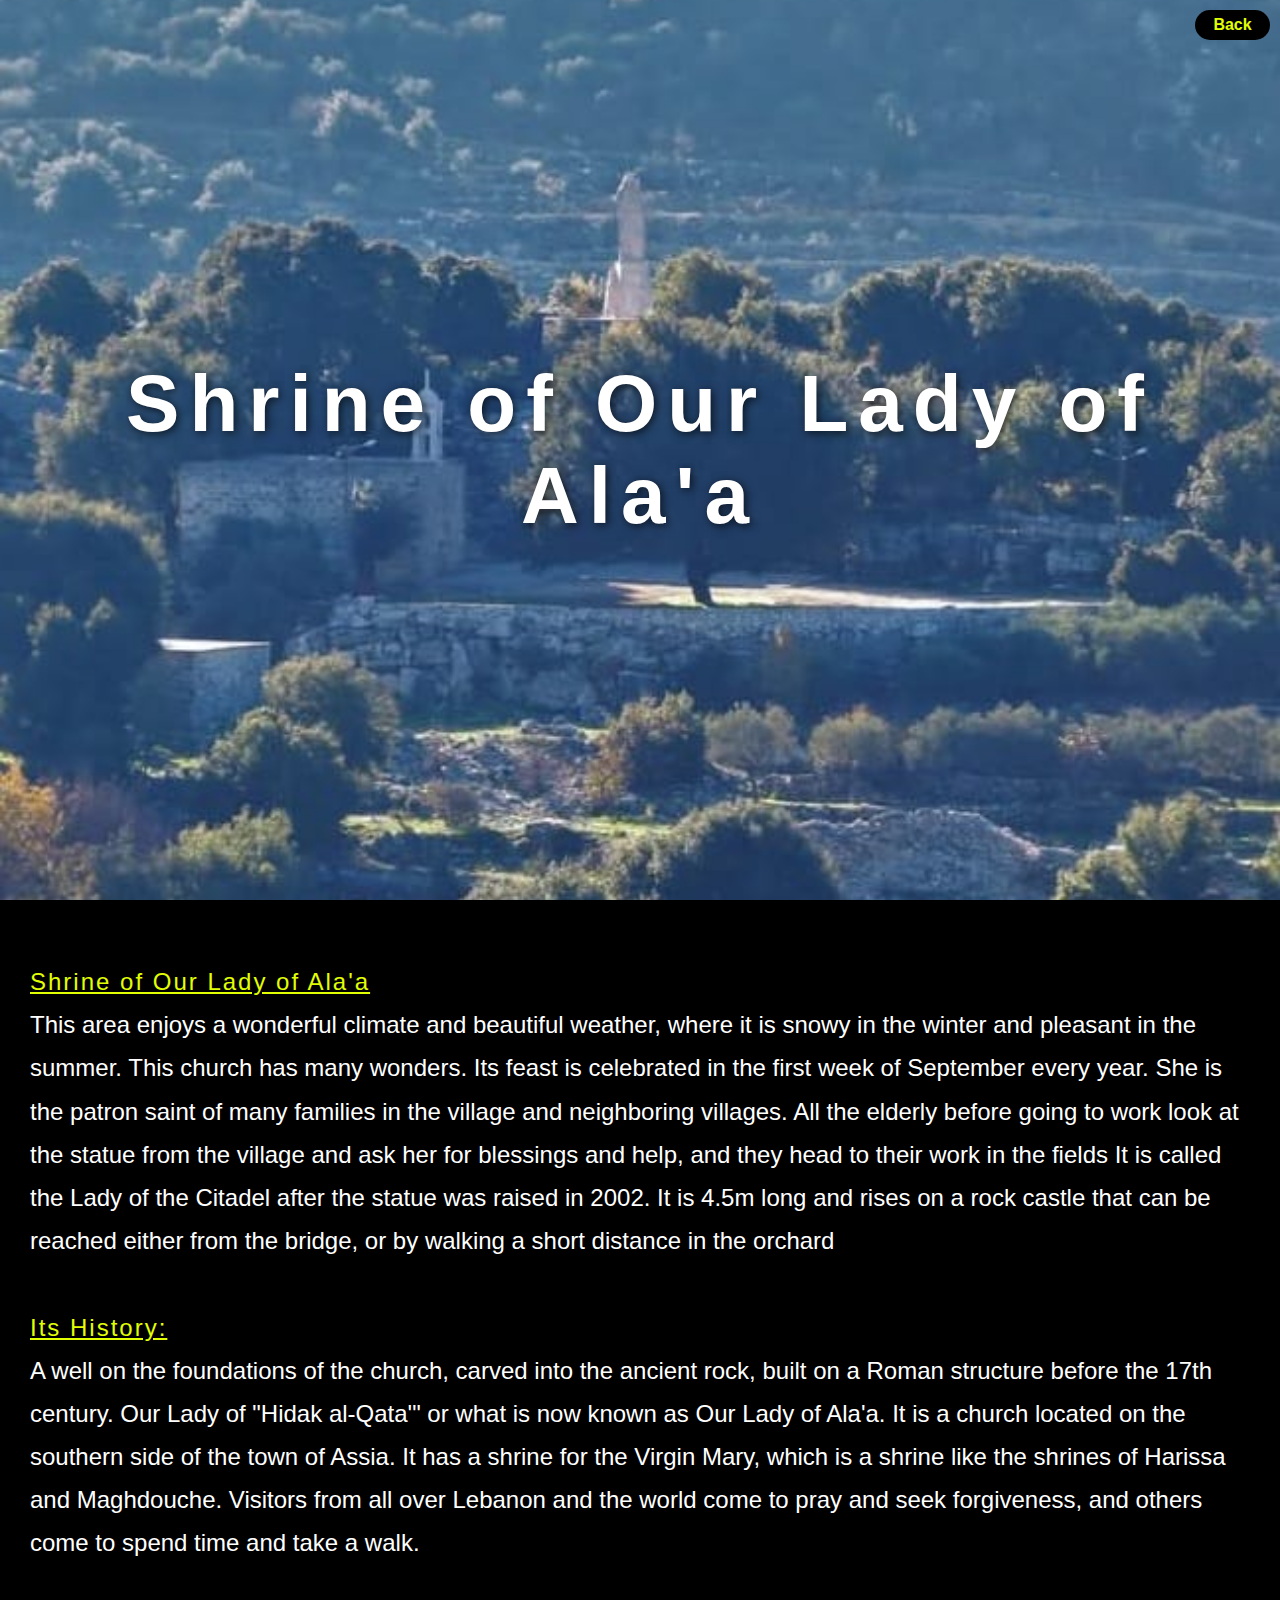
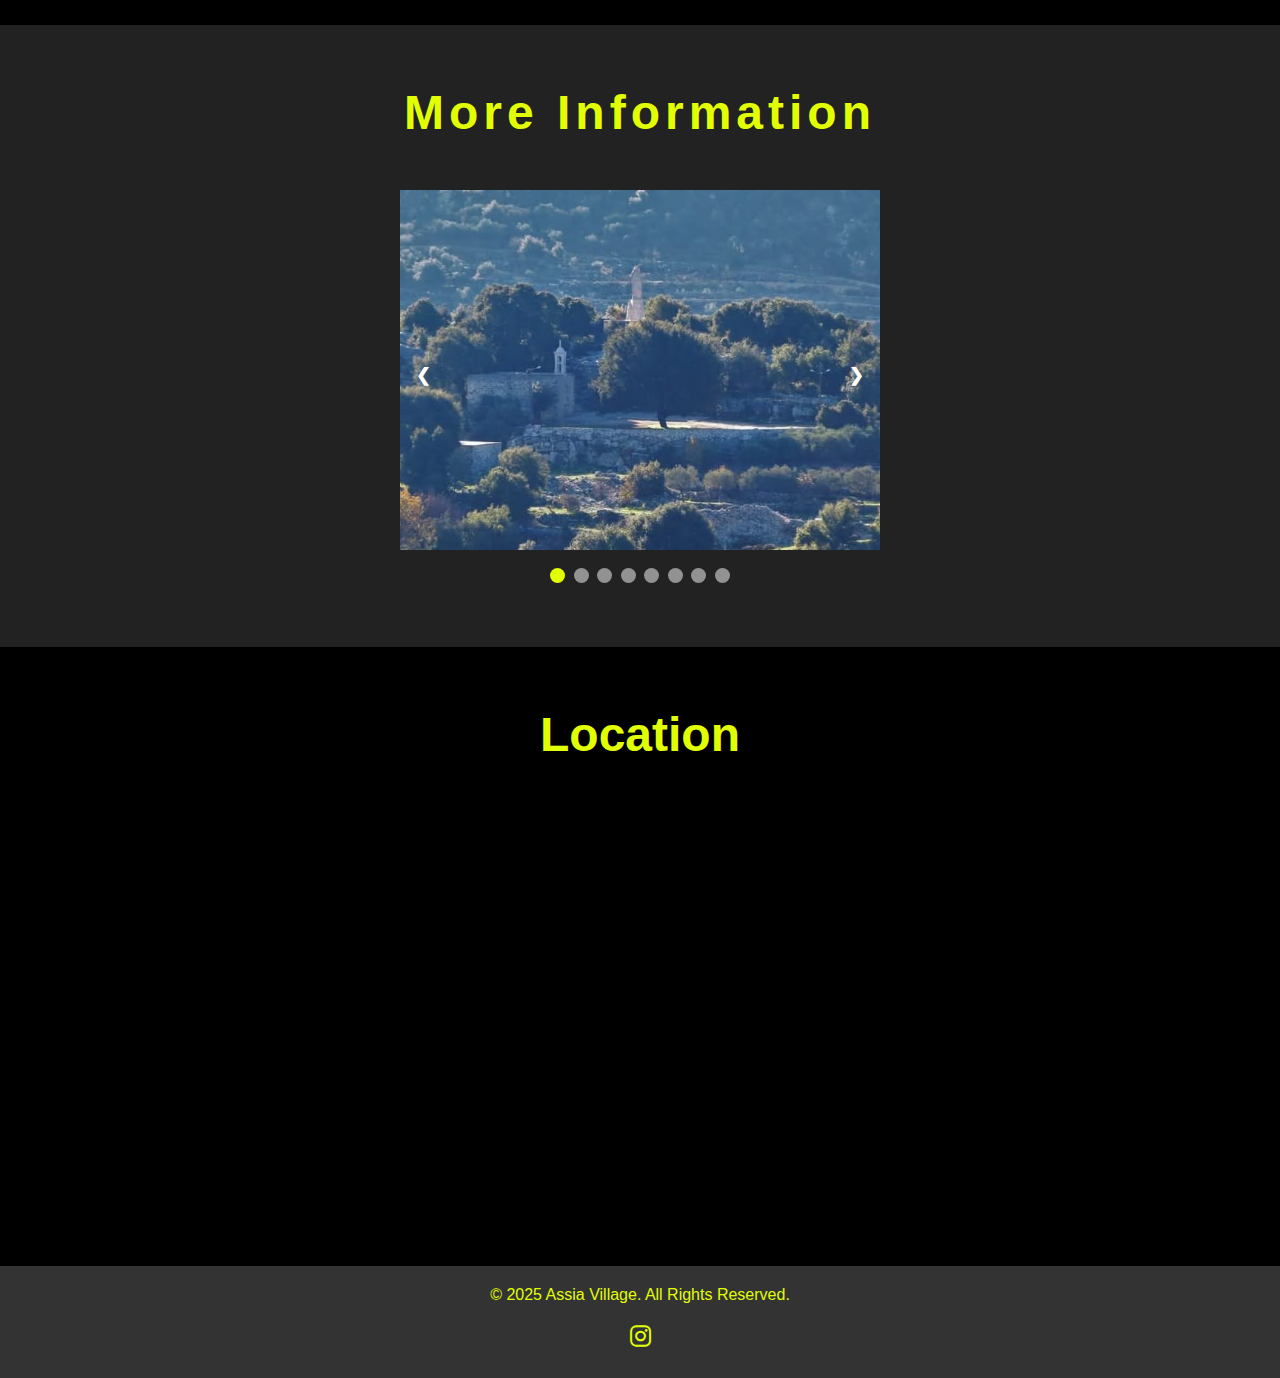
<file: saint ala'a.html>
<!DOCTYPE html>
<html lang="en">
  <head>
    <meta charset="UTF-8" />
    <meta name="viewport" content="width=device-width, initial-scale=1.0" />
    <title>Shrine of Our Lady of Ala'a - Assia</title>
    <link
      href="https://cdnjs.cloudflare.com/ajax/libs/font-awesome/6.0.0-beta3/css/all.min.css"
      rel="stylesheet"
    />
    <link rel="shortcut icon" href="Assia/favicon.png" type="image/x-icon" />
    <link rel="stylesheet" href="explore.css" />
  </head>
  <body>
    <style>
      #home {
        background: url("Assia/saydet l alaa 456.jpg")
          center/cover no-repeat;
      }

      @media (max-width: 768px) {
        #home {
          background-position: top center;
        }
      }
    </style>

    <!-- header -->
    <header>
      <div class="back-btn"><a href="index.html">Back</a></div>
    </header>

    <!-- Home Section -->
    <section id="home">
      <h1>Shrine of Our Lady of Ala'a</h1>
    </section>

    <!-- About Section -->
    <section id="about">
      <p>
        <span>Shrine of Our Lady of Ala'a</span> <br />
        This area enjoys a wonderful climate and beautiful weather, where it is
        snowy in the winter and pleasant in the summer. This church has many
        wonders. Its feast is celebrated in the first week of September every
        year. She is the patron saint of many families in the village and
        neighboring villages. All the elderly before going to work look at the
        statue from the village and ask her for blessings and help, and they
        head to their work in the fields It is called the Lady of the Citadel
        after the statue was raised in 2002. It is 4.5m long and rises on a rock
        castle that can be reached either from the bridge, or by walking a short
        distance in the orchard
        <br /><br />
        <span>Its History:</span> <br />
        A well on the foundations of the church, carved into the ancient rock,
        built on a Roman structure before the 17th century. Our Lady of "Hidak
        al-Qata'" or what is now known as Our Lady of Ala'a. It is a church
        located on the southern side of the town of Assia. It has a shrine for
        the Virgin Mary, which is a shrine like the shrines of Harissa and
        Maghdouche. Visitors from all over Lebanon and the world come to pray
        and seek forgiveness, and others come to spend time and take a walk.
      </p>
    </section>

    <!-- More Information Section -->
    <section id="more-info">
      <h2>More Information</h2>
      <div class="slideshow-container">

        <div class="mySlides fade">
          <img src="Assia/saydet l alaa 456.jpg" style="width:100%">
        </div>
        
        <div class="mySlides fade">
          <img src="Assia/saydet l alaa 1.jpg" style="width:100%">
        </div>
        
        <div class="mySlides fade">
          <img src="Assia/saydet l alaa 2.jpg" style="width:100%">
        </div>
        <div class="mySlides fade">
          <img src="Assia/saydet l alaa 3.jpg" style="width:100%">
        </div>
        <div class="mySlides fade">
          <img src="Assia/saydet l alaa 4.jpg" style="width:100%">
        </div>
        <div class="mySlides fade">
          <img src="Assia/saydet l alaa 5.jpg" style="width:100%">
        </div>
        <div class="mySlides fade">
          <img src="Assia/saydet l alaa 6.jpg" style="width:100%">
        </div>
        <div class="mySlides fade">
          <img src="Assia/saydet l alaa 7.jpg" style="width:100%">
        </div>
        
        <a class="prev" onclick="plusSlides(-1)">❮</a>
        <a class="next" onclick="plusSlides(1)">❯</a>
        
        </div>
        <br>
        
        <div style="text-align:center">
          <span class="dot" onclick="currentSlide(1)"></span> 
          <span class="dot" onclick="currentSlide(2)"></span> 
          <span class="dot" onclick="currentSlide(3)"></span> 
          <span class="dot" onclick="currentSlide(4)"></span> 
          <span class="dot" onclick="currentSlide(5)"></span> 
          <span class="dot" onclick="currentSlide(6)"></span> 
          <span class="dot" onclick="currentSlide(7)"></span> 
          <span class="dot" onclick="currentSlide(8)"></span> 
        </div>
    </section>

    <!-- Location Section -->
    <section id="location">
      <h2>Location</h2>
      <iframe
        src="https://www.google.com/maps/embed?pb=!1m18!1m12!1m3!1d3413.928285121453!2d35.787442269107046!3d34.21157453041008!2m3!1f0!2f0!3f0!3m2!1i1024!2i768!4f13.1!3m3!1m2!1s0x151f5749af7781cb%3A0xd2e72d19583c63e6!2z2LPZitiv2Kkg2KfZhNmC2YTYudipINii2LPZitinIFNhaWRldCBFbCBLYWxhYSBBc3NpYQ!5e1!3m2!1sen!2slb!4v1738320742933!5m2!1sen!2slb"
        width="600"
        height="450"
        style="border: 0"
        allowfullscreen=""
        loading="lazy"
        referrerpolicy="no-referrer-when-downgrade"
      ></iframe>
    </section>

    <!-- Footer Section -->
    <footer id="footer">
      <div class="footer-content">
        <p>&copy; 2025 Assia Village. All Rights Reserved.</p>
        <div class="social-links">
          <a href="https://www.instagram.com/liveloveassia" target="_blank"
            ><i class="fa-brands fa-instagram"></i
          ></a>
        </div>
      </div>
    </footer>

    <script src="discovery.js"></script>
  </body>
</html>
</file>
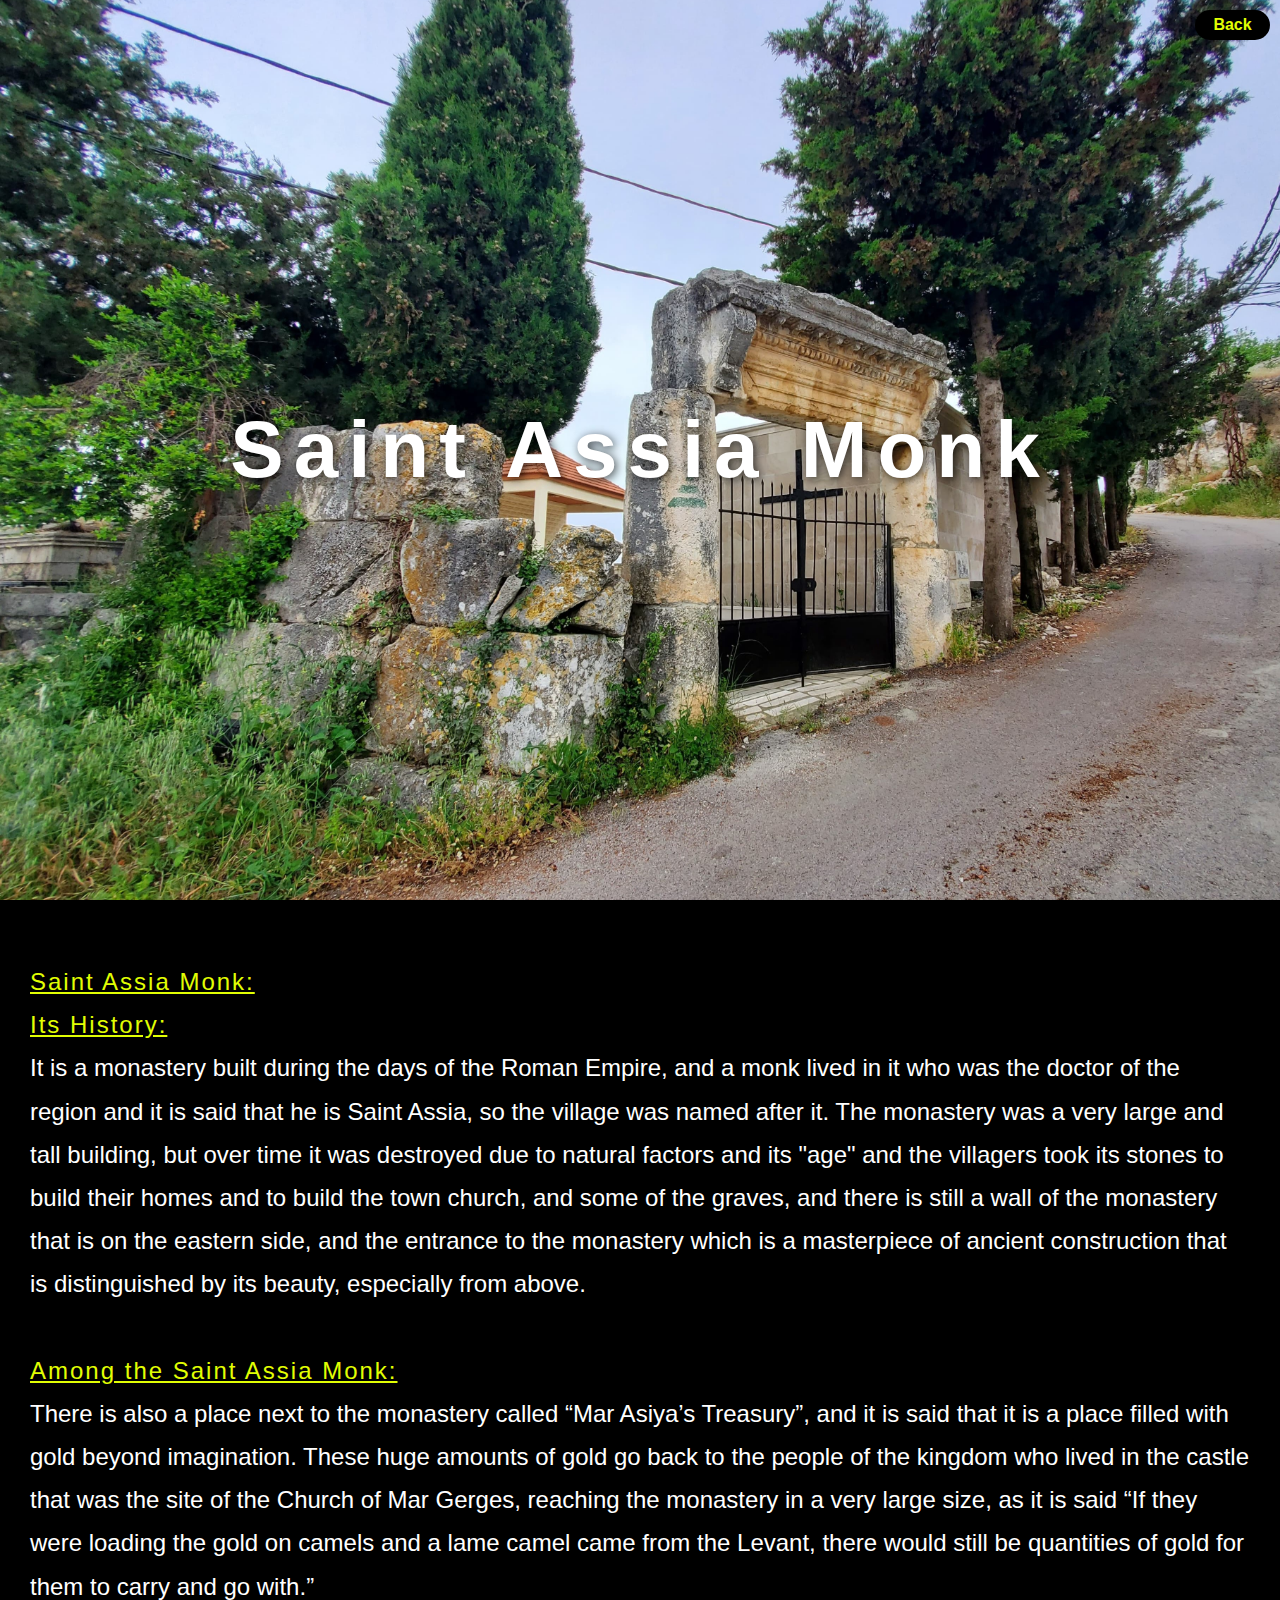
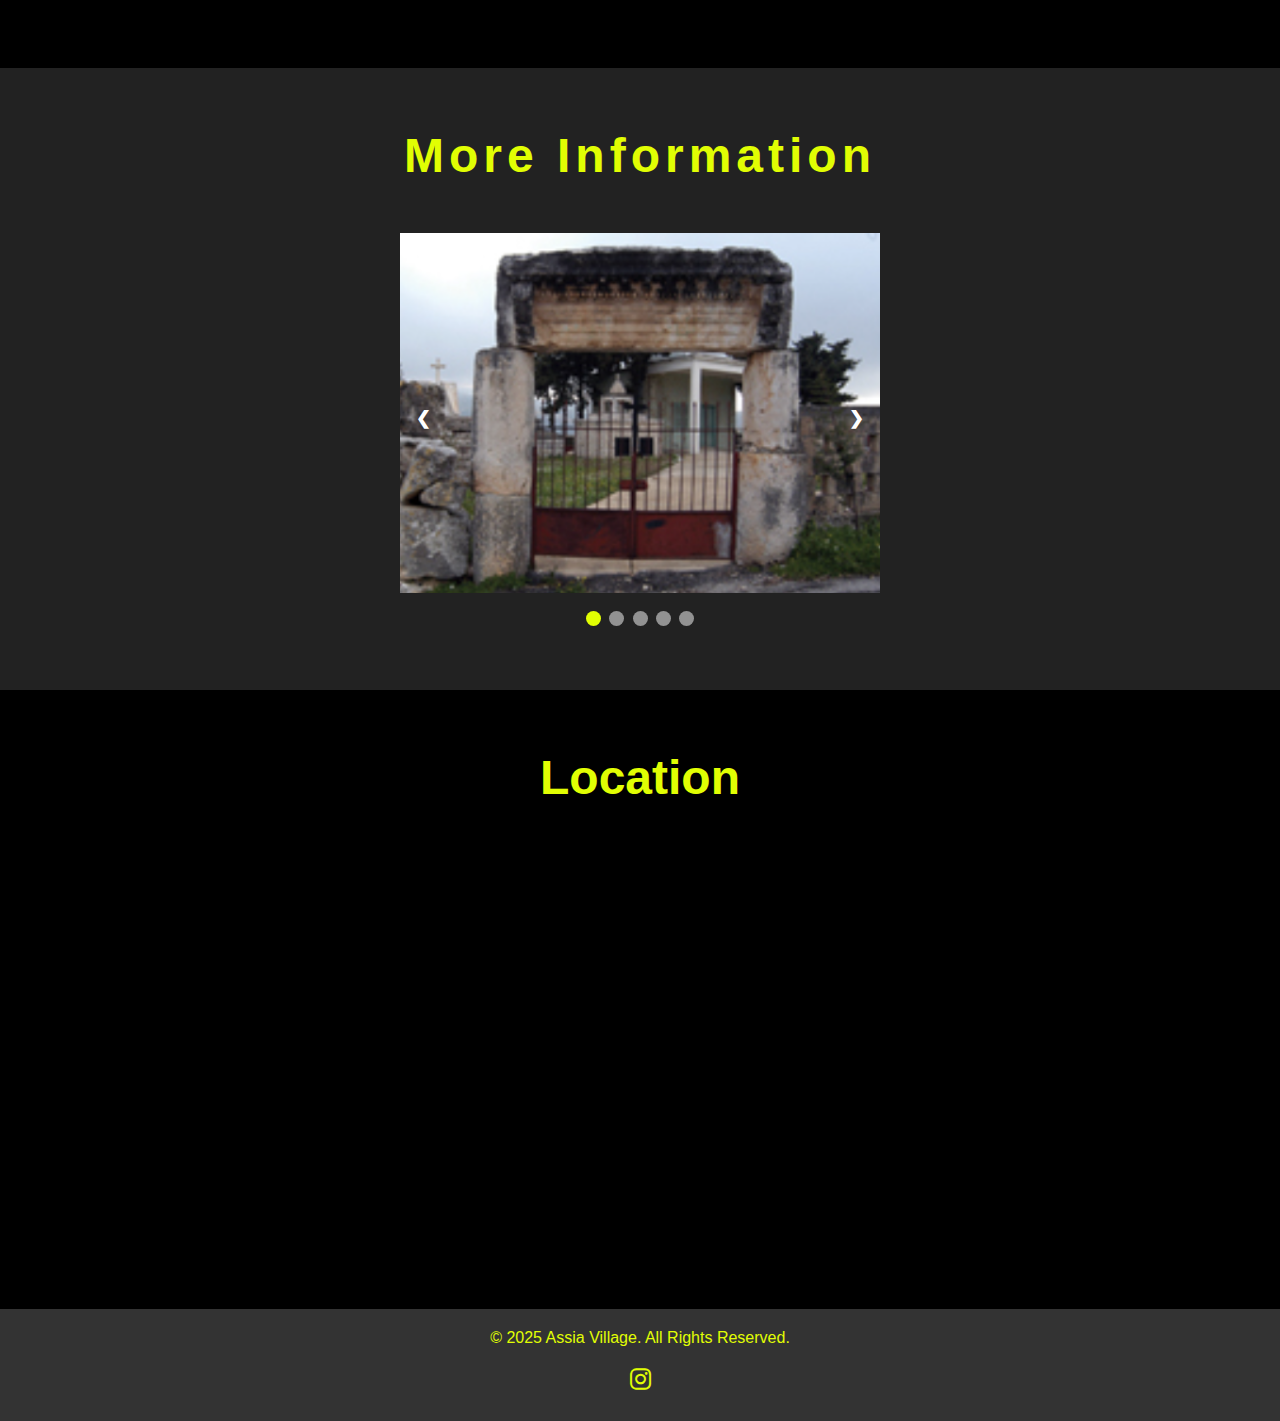
<file: Saint Assia Monk.html>
<!DOCTYPE html>
<html lang="en">
  <head>
    <meta charset="UTF-8" />
    <meta name="viewport" content="width=device-width, initial-scale=1.0" />
    <title>Saint Assia Monk - Assia</title>
    <link
      href="https://cdnjs.cloudflare.com/ajax/libs/font-awesome/6.0.0-beta3/css/all.min.css"
      rel="stylesheet"
    />
    <link rel="shortcut icon" href="Assia/favicon.png" type="image/x-icon" />
    <link rel="stylesheet" href="explore.css" />
  </head>
  <body>
    <style>
      #home {
        background: url("Assia/saint assia monk.jpg") center/cover no-repeat;
      }

      @media (max-width: 768px) {
        #home {
          background-position: top center;
        }
      }
    </style>

    <!-- header -->
    <header>
      <div class="back-btn"><a href="index.html">Back</a></div>
    </header>

    <!-- Home Section -->
    <section id="home">
      <h1>Saint Assia Monk</h1>
    </section>

    <!-- About Section -->
    <section id="about">
      <p>
        <span>Saint Assia Monk:</span> <br />
        <span>Its History:</span> <br />
        It is a monastery built during the days of the Roman Empire, and a monk
        lived in it who was the doctor of the region and it is said that he is
        Saint Assia, so the village was named after it. The monastery was a very
        large and tall building, but over time it was destroyed due to natural
        factors and its "age" and the villagers took its stones to build their
        homes and to build the town church, and some of the graves, and there is
        still a wall of the monastery that is on the eastern side, and the
        entrance to the monastery which is a masterpiece of ancient construction
        that is distinguished by its beauty, especially from above.
        <br /><br />
        <span>Among the Saint Assia Monk:</span> <br />
        There is also a place next to the monastery called “Mar Asiya’s
        Treasury”, and it is said that it is a place filled with gold beyond
        imagination. These huge amounts of gold go back to the people of the
        kingdom who lived in the castle that was the site of the Church of Mar
        Gerges, reaching the monastery in a very large size, as it is said “If
        they were loading the gold on camels and a lame camel came from the
        Levant, there would still be quantities of gold for them to carry and go
        with.”
      </p>
    </section>

    <!-- More Information Section -->
    <section id="more-info">
      <h2>More Information</h2>
      <div class="slideshow-container">

        <div class="mySlides fade">
          <img src="Assia/saint assia 1.png" style="width:100%">
        </div>
        
        <div class="mySlides fade">
          <img src="Assia/saint assia 2.jpg" style="width:100%">
        </div>
        
        <div class="mySlides fade">
          <img src="Assia/saint assia 3.jpg" style="width:100%">
        </div>
        <div class="mySlides fade">
          <img src="Assia/saint assia 4.jpg" style="width:100%">
        </div>
        <div class="mySlides fade">
          <img src="Assia/saint assia monk.jpg" style="width:100%">
        </div>

        
        <a class="prev" onclick="plusSlides(-1)">❮</a>
        <a class="next" onclick="plusSlides(1)">❯</a>
        
        </div>
        <br>
        
        <div style="text-align:center">
          <span class="dot" onclick="currentSlide(1)"></span> 
          <span class="dot" onclick="currentSlide(2)"></span> 
          <span class="dot" onclick="currentSlide(3)"></span> 
          <span class="dot" onclick="currentSlide(4)"></span> 
          <span class="dot" onclick="currentSlide(5)"></span> 
        </div>
    </section>

    <!-- Location Section -->
    <section id="location">
      <h2>Location</h2>
      <iframe
        src="https://www.google.com/maps/embed?pb=!1m18!1m12!1m3!1d1435.2556138980167!2d35.785846943375255!3d34.2188782579352!2m3!1f0!2f0!3f0!3m2!1i1024!2i768!4f13.1!3m3!1m2!1s0x151f5794c1958565%3A0x56ec81a501b71207!2sMar%20Assia%20Chruch!5e1!3m2!1sen!2slb!4v1737715675960!5m2!1sen!2slb"
        width="600"
        height="450"
        style="border: 0"
        allowfullscreen=""
        loading="lazy"
        referrerpolicy="no-referrer-when-downgrade"
      ></iframe>
    </section>

    <!-- Footer Section -->
    <footer id="footer">
      <div class="footer-content">
        <p>&copy; 2025 Assia Village. All Rights Reserved.</p>
        <div class="social-links">
          <a href="https://www.instagram.com/liveloveassia" target="_blank"
            ><i class="fa-brands fa-instagram"></i
          ></a>
        </div>
      </div>
    </footer>

    <script src="discovery.js"></script>

  </body>
</html>
</file>
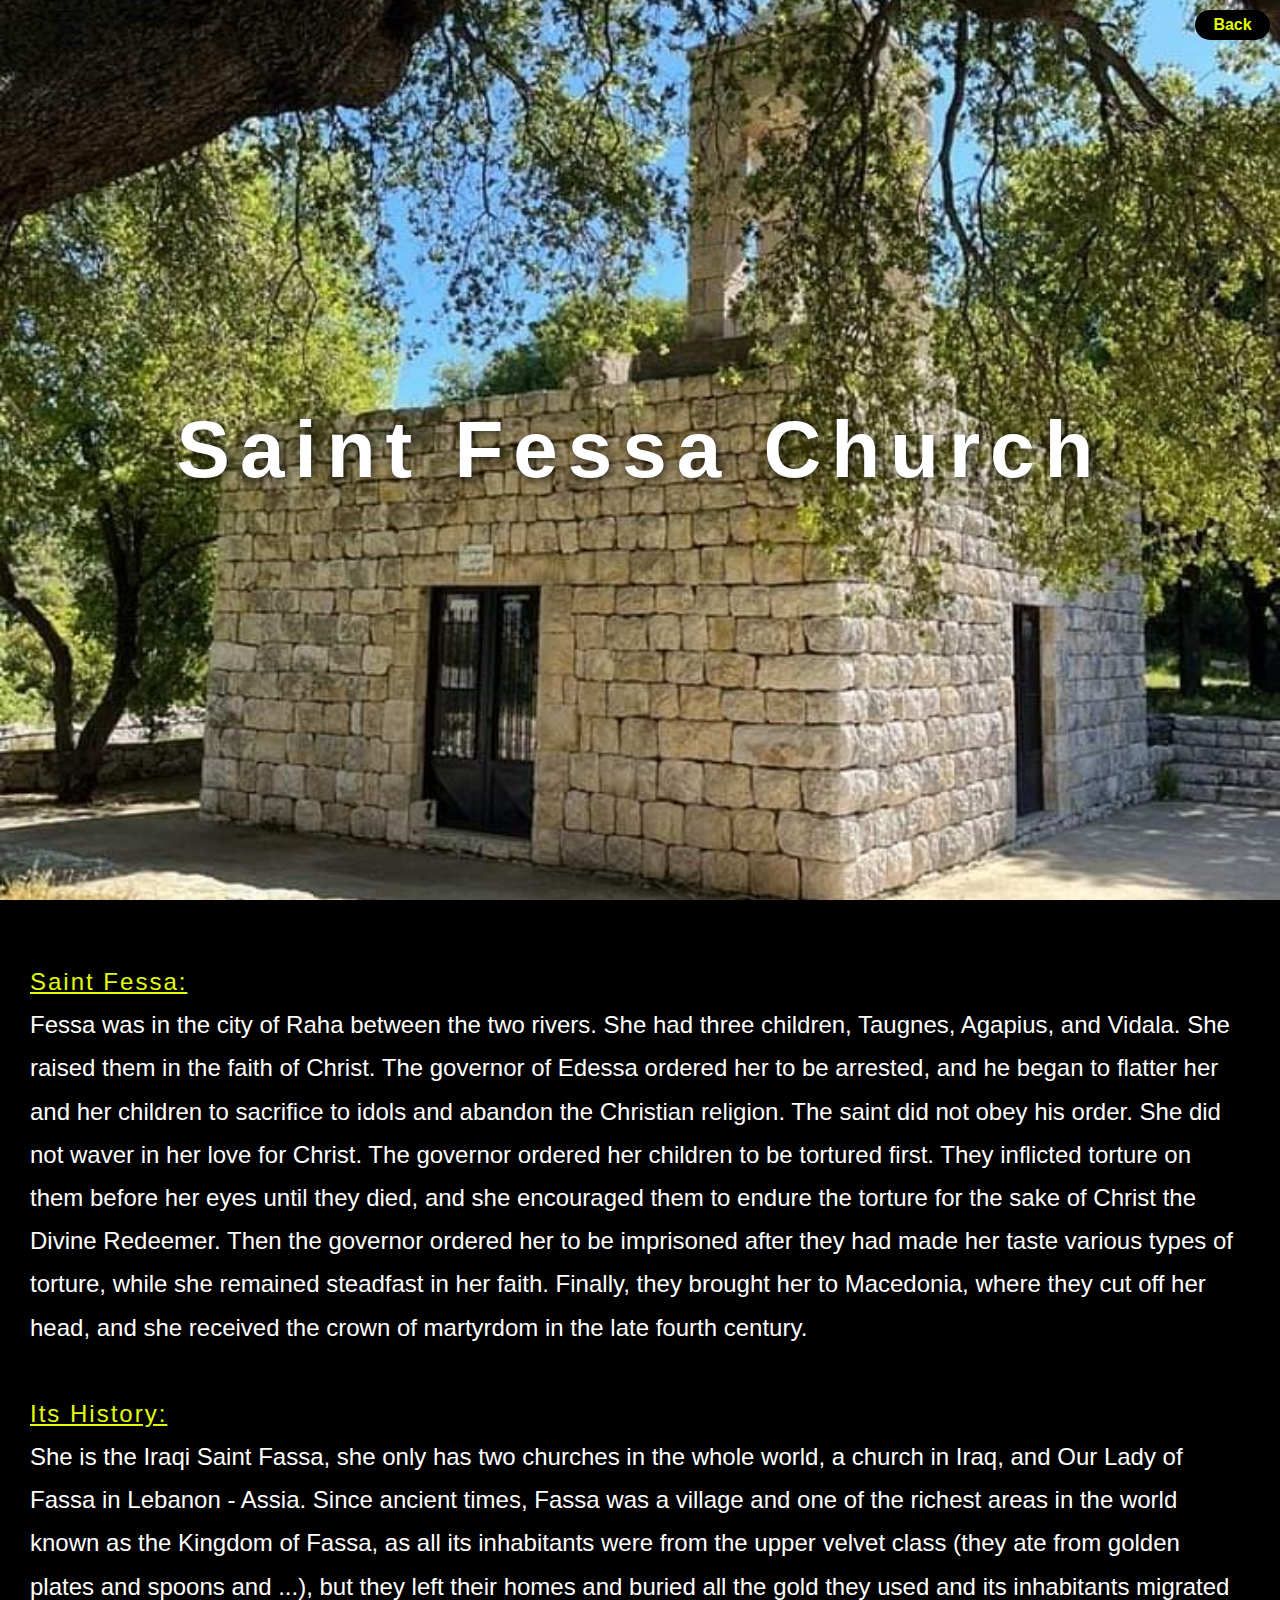
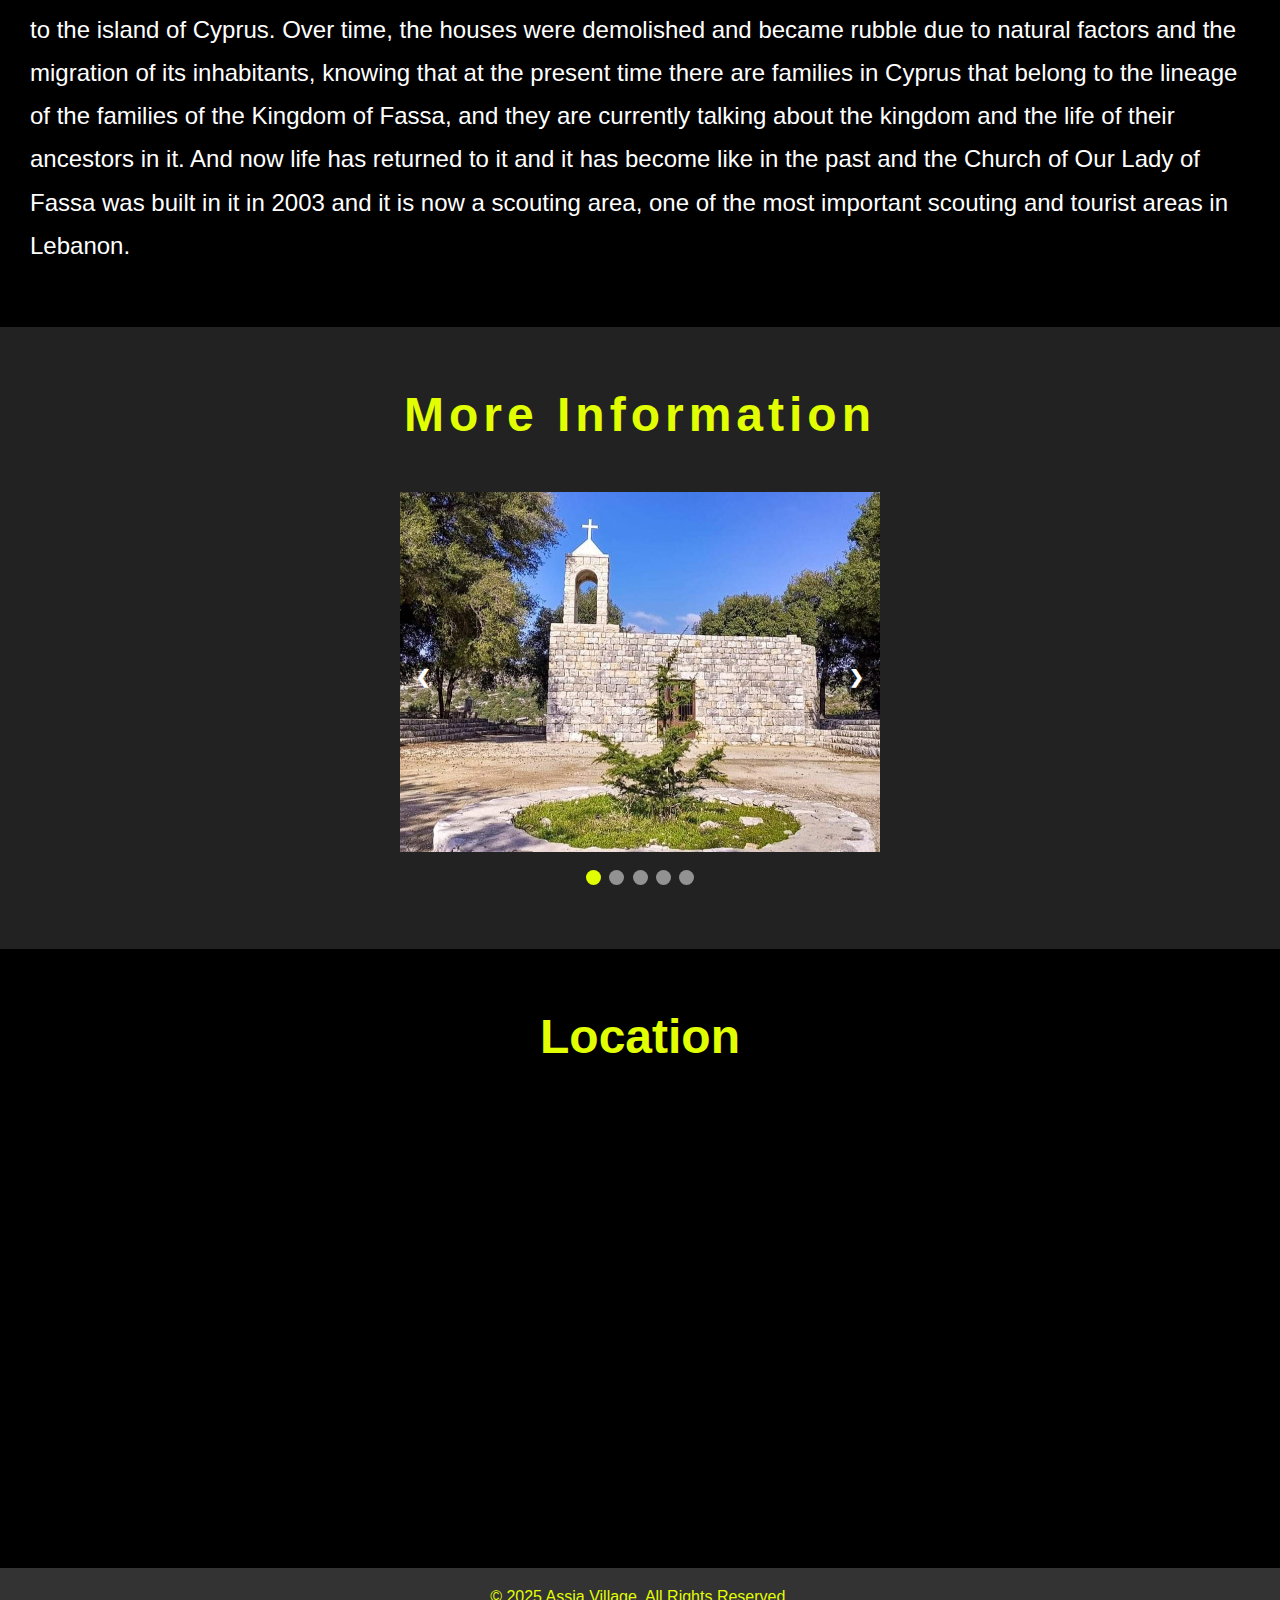
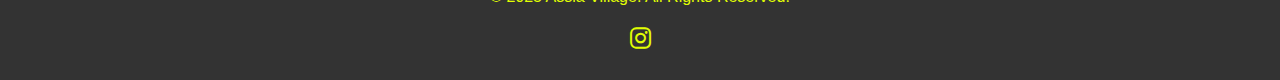
<file: saint fessa.html>
<!DOCTYPE html>
<html lang="en">
  <head>
    <meta charset="UTF-8" />
    <meta name="viewport" content="width=device-width, initial-scale=1.0" />
    <title>Saint Fessa Church - Assia</title>
    <link
      href="https://cdnjs.cloudflare.com/ajax/libs/font-awesome/6.0.0-beta3/css/all.min.css"
      rel="stylesheet"
    />
    <link rel="shortcut icon" href="Assia/favicon.png" type="image/x-icon" />
    <link rel="stylesheet" href="explore.css" />
  </head>
  <body>
    <style>
      #home {
        background: url("Assia/saydet fessa 2.jpg") center/cover no-repeat;
      }

      @media (max-width: 768px) {
        #home {
          background-position: top center;
        }
      }
    </style>

    <!-- header -->
    <header>
      <div class="back-btn"><a href="index.html">Back</a></div>
    </header>

    <!-- Home Section -->
    <section id="home">
      <h1>Saint Fessa Church</h1>
    </section>

    <!-- About Section -->
    <section id="about">
      <p>
        <span>Saint Fessa:</span> <br />
        Fessa was in the city of Raha between the two rivers. She had three
        children, Taugnes, Agapius, and Vidala. She raised them in the faith of
        Christ. The governor of Edessa ordered her to be arrested, and he began
        to flatter her and her children to sacrifice to idols and abandon the
        Christian religion. The saint did not obey his order. She did not waver
        in her love for Christ. The governor ordered her children to be tortured
        first. They inflicted torture on them before her eyes until they died,
        and she encouraged them to endure the torture for the sake of Christ the
        Divine Redeemer. Then the governor ordered her to be imprisoned after
        they had made her taste various types of torture, while she remained
        steadfast in her faith. Finally, they brought her to Macedonia, where
        they cut off her head, and she received the crown of martyrdom in the
        late fourth century.
        <br /><br />
        <span>Its History:</span> <br />
        She is the Iraqi Saint Fassa, she only has two churches in the whole
        world, a church in Iraq, and Our Lady of Fassa in Lebanon - Assia. Since
        ancient times, Fassa was a village and one of the richest areas in the
        world known as the Kingdom of Fassa, as all its inhabitants were from
        the upper velvet class (they ate from golden plates and spoons and ...),
        but they left their homes and buried all the gold they used and its
        inhabitants migrated to the island of Cyprus. Over time, the houses were
        demolished and became rubble due to natural factors and the migration of
        its inhabitants, knowing that at the present time there are families in
        Cyprus that belong to the lineage of the families of the Kingdom of
        Fassa, and they are currently talking about the kingdom and the life of
        their ancestors in it. And now life has returned to it and it has become
        like in the past and the Church of Our Lady of Fassa was built in it in
        2003 and it is now a scouting area, one of the most important scouting
        and tourist areas in Lebanon.
      </p>
    </section>

    <!-- More Information Section -->
    <section id="more-info">
      <h2>More Information</h2>
      <div class="slideshow-container">

        <div class="mySlides fade">
          <img src="Assia/saydet fessa 1.jpg" style="width:100%">
        </div>
        
        <div class="mySlides fade">
          <img src="Assia/saydet fessa 2.jpg" style="width:100%">
        </div>
        
        <div class="mySlides fade">
          <img src="Assia/saydet fessa 12.jpg" style="width:100%">
        </div>
        <div class="mySlides fade">
          <img src="Assia/saydet fessa 13.jpg" style="width:100%">
        </div>
        <div class="mySlides fade">
          <img src="Assia/saydet fessa 45.jpg" style="width:100%">
        </div>

        
        <a class="prev" onclick="plusSlides(-1)">❮</a>
        <a class="next" onclick="plusSlides(1)">❯</a>
        
        </div>
        <br>
        
        <div style="text-align:center">
          <span class="dot" onclick="currentSlide(1)"></span> 
          <span class="dot" onclick="currentSlide(2)"></span> 
          <span class="dot" onclick="currentSlide(3)"></span> 
          <span class="dot" onclick="currentSlide(4)"></span> 
          <span class="dot" onclick="currentSlide(5)"></span> 
        </div>
    </section>

    <!-- Location Section -->
    <section id="location">
      <h2>Location</h2>
      <iframe
        src="https://www.google.com/maps/embed?pb=!1m18!1m12!1m3!1d1706.850988123735!2d35.76591063546899!3d34.217160480620535!2m3!1f0!2f0!3f0!3m2!1i1024!2i768!4f13.1!3m3!1m2!1s0x151f57d6cf01ce1d%3A0xdd65bdff86f6f930!2sSaydet%20Fessa!5e1!3m2!1sen!2slb!4v1738317903142!5m2!1sen!2slb"
        width="600"
        height="450"
        style="border: 0"
        allowfullscreen=""
        loading="lazy"
        referrerpolicy="no-referrer-when-downgrade"
      ></iframe>
    </section>

    <!-- Footer Section -->
    <footer id="footer">
      <div class="footer-content">
        <p>&copy; 2025 Assia Village. All Rights Reserved.</p>
        <div class="social-links">
          <a href="https://www.instagram.com/liveloveassia" target="_blank"
            ><i class="fa-brands fa-instagram"></i
          ></a>
        </div>
      </div>
    </footer>

    <script src="discovery.js"></script>

  </body>
</html>
</file>
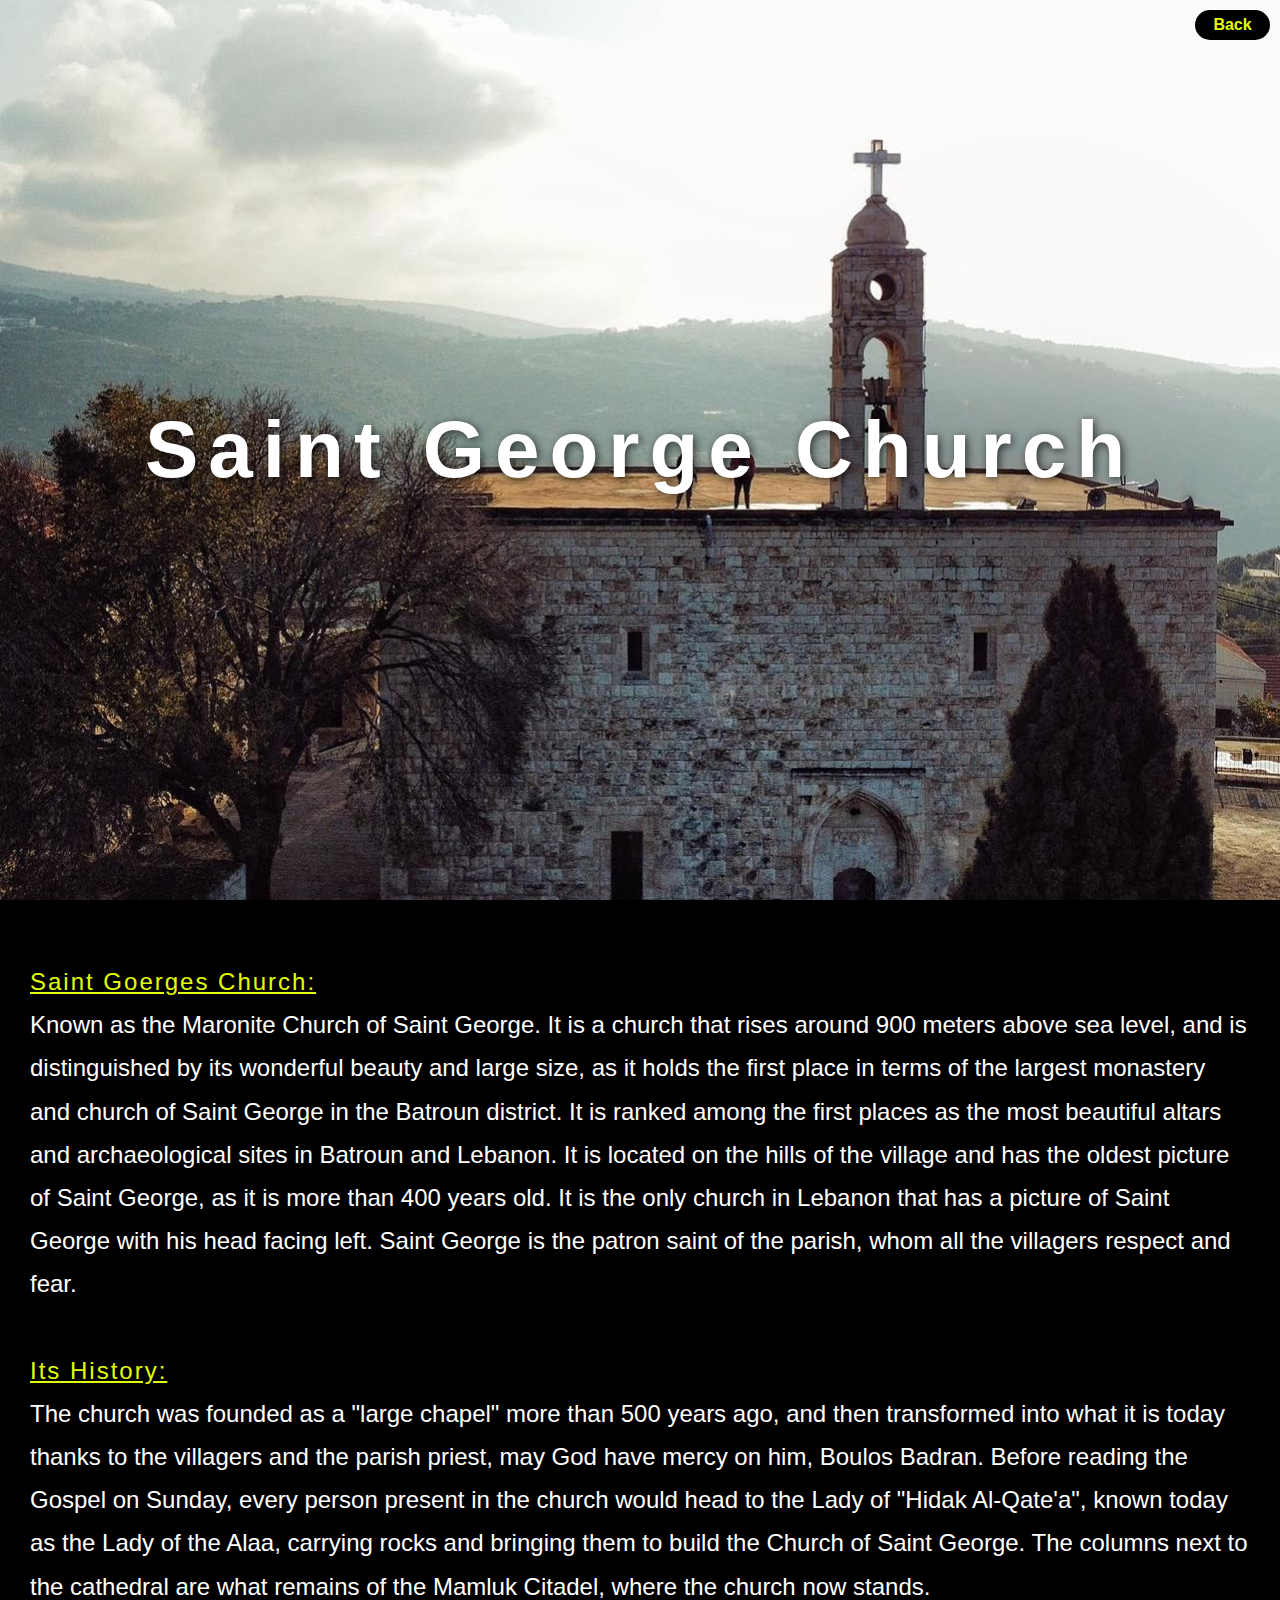
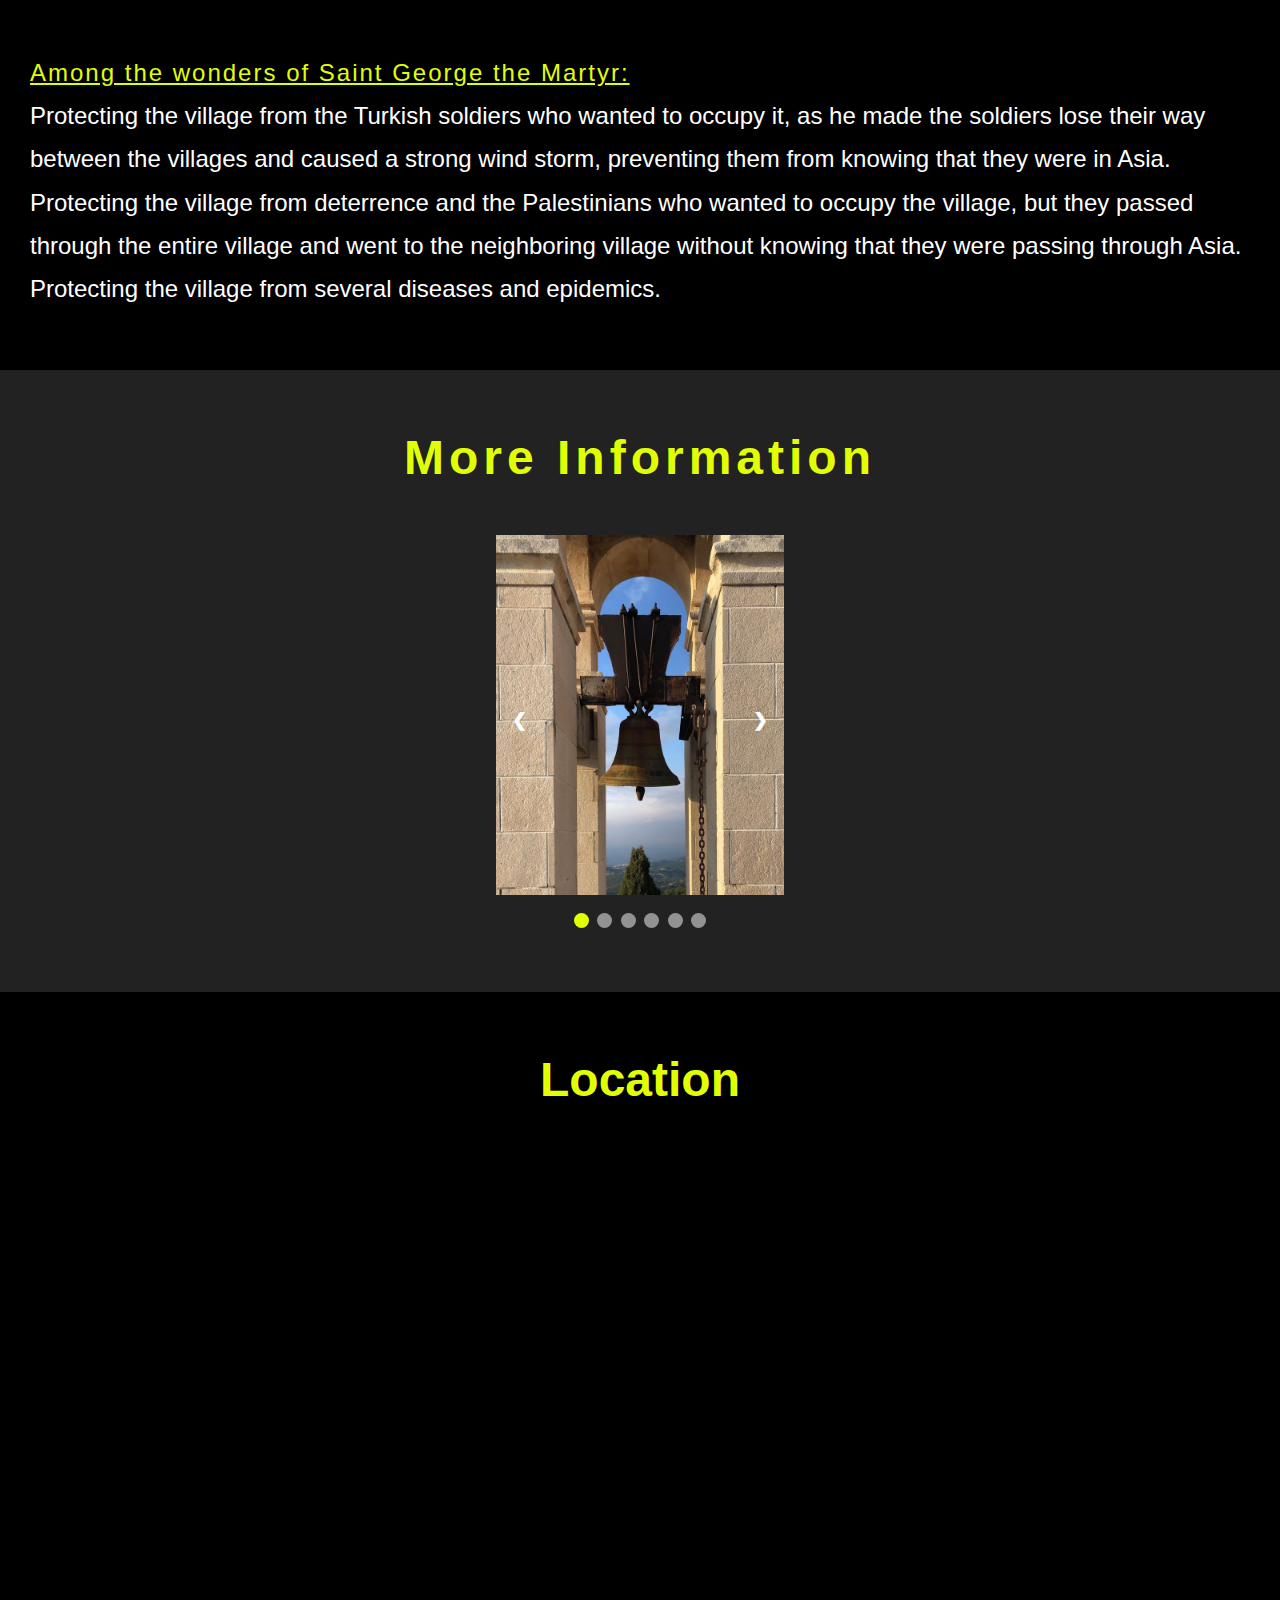
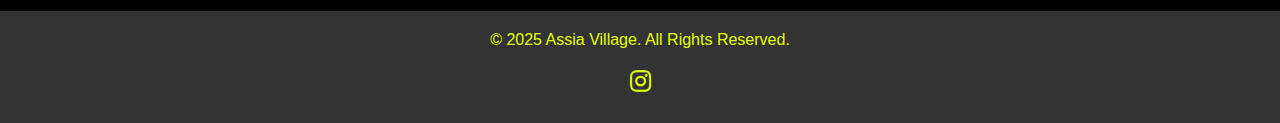
<file: Saint Geroges.html>
<!DOCTYPE html>
<html lang="en">
  <head>
    <meta charset="UTF-8" />
    <meta name="viewport" content="width=device-width, initial-scale=1.0" />
    <title>Saint George Church - Assia</title>
    <link
      href="https://cdnjs.cloudflare.com/ajax/libs/font-awesome/6.0.0-beta3/css/all.min.css"
      rel="stylesheet"
    />
    <link rel="shortcut icon" href="Assia/favicon.png" type="image/x-icon" />
    <link rel="stylesheet" href="explore.css" />
  </head>
  <body>
    <style>
      #home {
        background: url("Assia/saint georges church.jpg") center/cover no-repeat;
      }

      @media (max-width: 768px) {
        #home {
          background-position: top right;
        }
      }
    </style>

    <!-- header -->
    <header>
      <div class="back-btn"><a href="index.html">Back</a></div>
    </header>

    <!-- Home Section -->
    <section id="home">
      <h1>Saint George Church</h1>
    </section>

    <!-- About Section -->
    <section id="about">
      <p>
        <span>Saint Goerges Church:</span> <br />
        Known as the Maronite Church of Saint George. It is a church that rises
        around 900 meters above sea level, and is distinguished by its wonderful
        beauty and large size, as it holds the first place in terms of the
        largest monastery and church of Saint George in the Batroun district. It
        is ranked among the first places as the most beautiful altars and
        archaeological sites in Batroun and Lebanon. It is located on the hills
        of the village and has the oldest picture of Saint George, as it is more
        than 400 years old. It is the only church in Lebanon that has a picture
        of Saint George with his head facing left. Saint George is the patron
        saint of the parish, whom all the villagers respect and fear.
        <br /><br />
        <span>Its History:</span> <br />
        The church was founded as a "large chapel" more than 500 years ago, and
        then transformed into what it is today thanks to the villagers and the
        parish priest, may God have mercy on him, Boulos Badran. Before reading
        the Gospel on Sunday, every person present in the church would head to
        the Lady of "Hidak Al-Qate'a", known today as the Lady of the Alaa,
        carrying rocks and bringing them to build the Church of Saint George.
        The columns next to the cathedral are what remains of the Mamluk
        Citadel, where the church now stands.
        <br /><br />
        <span>Among the wonders of Saint George the Martyr:</span> <br />

        Protecting the village from the Turkish soldiers who wanted to occupy
        it, as he made the soldiers lose their way between the villages and
        caused a strong wind storm, preventing them from knowing that they were
        in Asia.
        <br />
        Protecting the village from deterrence and the Palestinians who wanted
        to occupy the village, but they passed through the entire village and
        went to the neighboring village without knowing that they were passing
        through Asia.
        <br />
        Protecting the village from several diseases and epidemics.
      </p>
    </section>

    <!-- More Information Section -->
    <section id="more-info">
      <h2>More Information</h2>
      <div class="slideshow-container">

        <div class="mySlides fade">
          <img src="Assia/sg3.jpg" style="width:100%">
        </div>
        
        <div class="mySlides fade">
          <img src="Assia/sg2.jpg" style="width:100%">
        </div>
        
        <div class="mySlides fade">
          <img src="Assia/sg1.jpg" style="width:100%">
        </div>
        <div class="mySlides fade">
          <img src="Assia/sg4.jpg" style="width:100%">
        </div>
        <div class="mySlides fade">
          <img src="Assia/sg5.jpg" style="width:100%">
        </div>
        <div class="mySlides fade">
          <img src="Assia/saint georges church.jpg" style="width:100%">
        </div>
        
        <a class="prev" onclick="plusSlides(-1)">❮</a>
        <a class="next" onclick="plusSlides(1)">❯</a>
        
        </div>
        <br>
        
        <div style="text-align:center">
          <span class="dot" onclick="currentSlide(1)"></span> 
          <span class="dot" onclick="currentSlide(2)"></span> 
          <span class="dot" onclick="currentSlide(3)"></span> 
          <span class="dot" onclick="currentSlide(4)"></span> 
          <span class="dot" onclick="currentSlide(5)"></span> 
          <span class="dot" onclick="currentSlide(6)"></span> 
        </div>
    </section>

    <!-- Location Section -->
    <section id="location">
      <h2>Location</h2>
      <iframe
        src="https://www.google.com/maps/embed?pb=!1m18!1m12!1m3!1d853.4075434824023!2d35.78572556605556!3d34.21893259982288!2m3!1f0!2f0!3f0!3m2!1i1024!2i768!4f13.1!3m3!1m2!1s0x151f562cc7482b61%3A0xbf93eee6660e212!2sSaint%20Georges%20Church!5e1!3m2!1sen!2slb!4v1737125533084!5m2!1sen!2slb"
        width="600"
        height="450"
        style="border: 0"
        allowfullscreen=""
        loading="lazy"
        referrerpolicy="no-referrer-when-downgrade"
      ></iframe>
    </section>

    <!-- Footer Section -->
    <footer id="footer">
      <div class="footer-content">
        <p>&copy; 2025 Assia Village. All Rights Reserved.</p>
        <div class="social-links">
          <a href="https://www.instagram.com/liveloveassia" target="_blank"
            ><i class="fa-brands fa-instagram"></i
          ></a>
        </div>
      </div>
    </footer>

    <script src="discovery.js"></script>

  </body>
</html>
</file>
<file: explore.css>
@import url("https://fonts.cdnfonts.com/css/blanka");

* {
  margin: 0;
  padding: 0;
  box-sizing: border-box;
  font-family: Arial, sans-serif;
}

:root {
--bg-color: black;
--hover-color: #e1fe03;
}

body {
  scroll-behavior: smooth;
  background-color: var(--bg-color);
}

::-webkit-scrollbar{
  height: 0;
  width: 0.2rem;
}

::-webkit-scrollbar-thumb{
  background: var(--hover-color);
  border-radius: 5rem;
}

/* header */

header{
    position: fixed;
    right: 10px;
    top: 10px;
    z-index: 3;
}

header .back-btn{
    background-color: var(--bg-color);
    border-radius: 15px;
    display: flex;
    justify-content: center;
    align-items: center;
    width: 75px;
    height: 30px;
}

header .back-btn a{
    text-decoration: none;
    font-weight: bold;
    color: var(--hover-color);
}

/* Home Section */
#home {
height: 100vh;
display: flex;
justify-content: center;
align-items: center;
text-align: center;
color: white;
}

#home h1 {
  font-family: "Blanka", sans-serif;
  letter-spacing: 10px;
  font-size: 5em;
  text-shadow: 2px 2px 10px rgba(0, 0, 0, 0.7);
}

/* About Section */
#about {
  padding: 60px 30px;
  text-align: left;
  color: var(--hover-color);
}

#about h2 {
 font-family: "Blanka", sans-serif;
  font-size: 3em;
  letter-spacing: 10px;
  margin-bottom: 50px;
  color: var(--hover-color);
}

#about p {
  font-size: 1.5em;
  line-height: 1.8;
  color: white;
  margin: 0 auto;
}

span{
    color: var(--hover-color);
    text-decoration: underline;
    font-family: "Blanka", sans-serif;
    letter-spacing: 2px;
}

/* Carousel Section */
#more-info {
  padding: 60px 30px;
  background-color: #222;
  color: white;
  text-align: center;
  display: flex;
  flex-direction: column;
  align-items: center;
  justify-content: center;
}

#more-info h2 {
  font-size: 3em;
  margin-bottom: 50px;
  color: var(--hover-color);
  font-family: "blanka", sans-serif;
  letter-spacing: 5px;
}

.mySlides {display: none}
img {
  vertical-align: middle;
  height: 40vh;
}

.slideshow-container {
  max-width: 1000px;
  position: relative;
  margin: auto;
}

.prev, .next {
  cursor: pointer;
  position: absolute;
  top: 50%;
  width: auto;
  padding: 16px;
  margin-top: -22px;
  color: white;
  font-weight: bold;
  font-size: 18px;
  transition: 0.6s ease;
  border-radius: 0 3px 3px 0;
  user-select: none;
}

.prev {
  left: 0;
}

.next {
  right: 0;
  border-radius: 3px 0 0 3px;
}

.prev:hover, .next:hover {
  background-color: rgba(0,0,0,0.8);
}

.dot {
  cursor: pointer;
  height: 15px;
  width: 15px;
  margin: 0 2px;
  background-color: #929292;
  border-radius: 50%;
  display: inline-block;
  transition: background-color 0.6s ease;
}

.active, .dot:hover {
  background-color: var(--hover-color);
}

.fade {
  animation-name: fade;
  animation-duration: 1.5s;
}

@keyframes fade {
  from {opacity: .4} 
  to {opacity: 1}
}

@media only screen and (max-width: 300px) {
  .prev, .next,.text {font-size: 11px}
}

/* Location Section */
#location {
    color: var(--hover-color);
  padding: 60px 30px;
  text-align: center;
}

#location h2 {
    font-family: "Blanka", sans-serif;
  font-size: 3em;
  margin-bottom: 20px;
}

#location iframe {
    margin-top: 20px;
  width: 100%;
  height: 400px;
  border: none;
  border-radius: 10px;
}

/* Footer Styles */
#footer {
    background-color: #333;
    color: var(--hover-color);
    padding: 20px 0;
    text-align: center;
    font-family: Arial, Helvetica, sans-serif;
  }
  
  .footer-content {
    max-width: 1200px;
    margin: 0 auto;
  }
  
  .footer-content p {
    font-size: 1em;
    margin-bottom: 10px;
  }
  
  .social-links i {
    color: var(--hover-color);
    text-decoration: none;
    margin: 10px 10px;
    font-size: 1.5em;
  }





@media (max-width: 768px) {
#home h1{
font-size: 4em;
}
#more-info h2{
font-size: 2em;
text-align: left;
}
#location h2{
    text-align: left;
    font-size: 2em;
}
}
</file>
